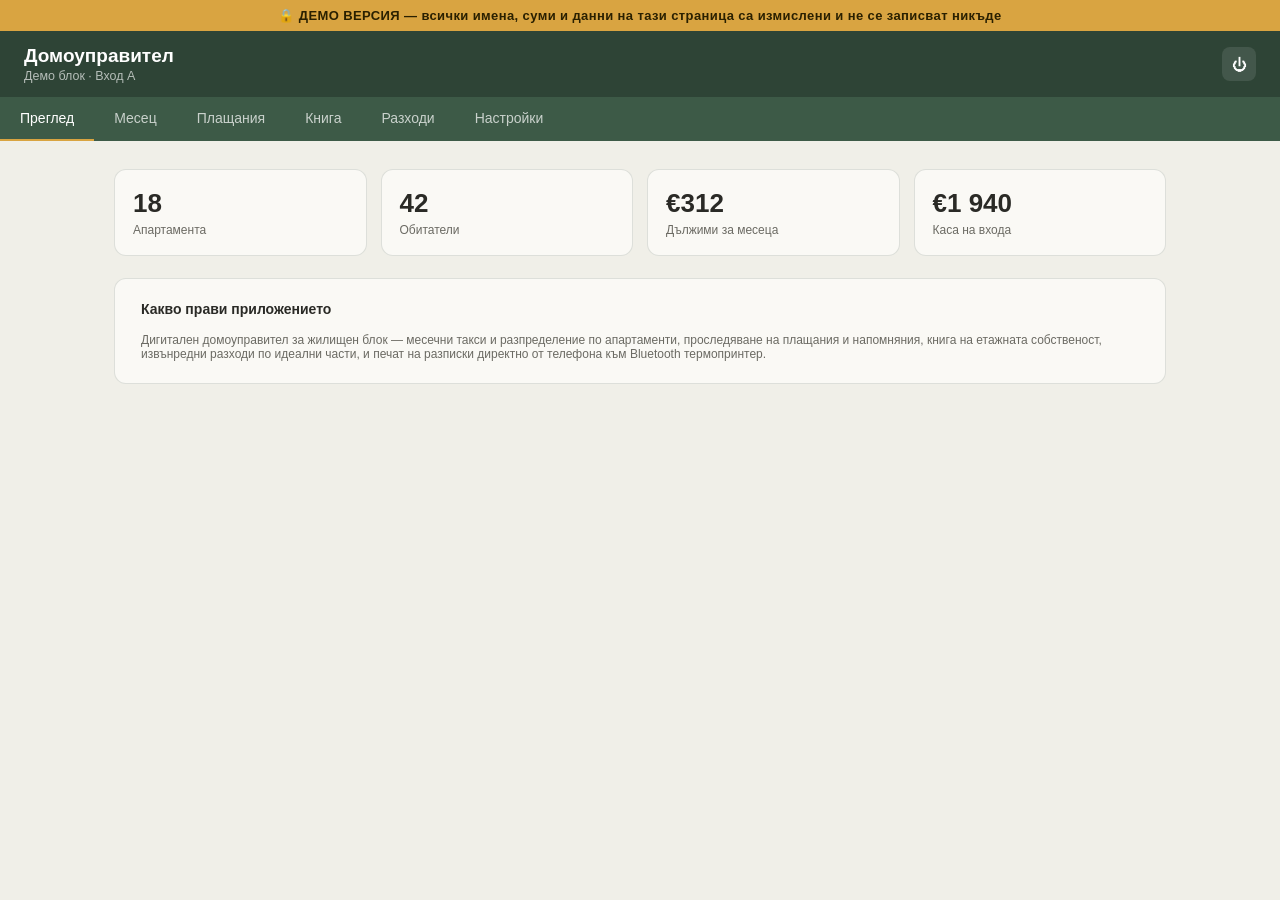
<file: demo/domoupravitel/index.html>
<!DOCTYPE html>
<html lang="bg">
<head>
<meta charset="UTF-8" />
<meta name="viewport" content="width=device-width, initial-scale=1.0" />
<meta name="robots" content="noindex, nofollow" />
<title>Демо · Домоуправител PWA</title>
<style>
  :root {
    --green-dark: #2e4436;
    --green: #3d5a47;
    --green-btn: #4a7c59;
    --green-btn-hover: #3e6849;
    --cream: #f0efe8;
    --card: #faf9f5;
    --border: rgba(46,68,54,0.14);
    --text: #2a2a26;
    --text-muted: #6b6a63;
    --red: #b3392b;
    --accent-badge: #d9a441;
  }
  * { box-sizing: border-box; margin: 0; padding: 0; }
  body {
    font-family: -apple-system, BlinkMacSystemFont, 'Segoe UI', Inter, Roboto, sans-serif;
    background: var(--cream);
    color: var(--text);
    min-height: 100vh;
  }

  /* Demo banner */
  .demo-banner {
    background: var(--accent-badge);
    color: #2a2000;
    text-align: center;
    font-size: 13px;
    font-weight: 600;
    letter-spacing: 0.03em;
    padding: 8px 12px;
  }

  header.app-header {
    background: var(--green-dark);
    color: #fff;
    padding: 14px 24px;
    display: flex;
    align-items: center;
    justify-content: space-between;
  }
  header.app-header h1 { font-size: 19px; font-weight: 700; }
  header.app-header .subtitle { font-size: 12.5px; opacity: 0.65; margin-top: 2px; }
  .logout-btn {
    width: 34px; height: 34px; border-radius: 8px;
    background: rgba(255,255,255,0.1); border: none; color: #fff;
    display: flex; align-items: center; justify-content: center; cursor: pointer;
    font-size: 15px;
  }

  nav.tabs {
    background: var(--green);
    display: flex;
    overflow-x: auto;
  }
  nav.tabs button {
    background: none; border: none; color: rgba(255,255,255,0.72);
    font-size: 14px; font-weight: 500; padding: 13px 20px; cursor: pointer;
    white-space: nowrap; border-bottom: 2px solid transparent;
    transition: color 0.15s, border-color 0.15s;
  }
  nav.tabs button.active { color: #fff; border-bottom-color: var(--accent-badge); }
  nav.tabs button:hover { color: #fff; }

  main { max-width: 1100px; margin: 0 auto; padding: 28px 24px 60px; }

  .panel { display: none; }
  .panel.active { display: block; }

  .month-nav {
    display: flex; align-items: center; justify-content: center; gap: 14px;
    margin-bottom: 22px;
  }
  .month-nav button {
    width: 32px; height: 32px; border-radius: 8px; border: none;
    background: var(--green-dark); color: #fff; cursor: pointer; font-size: 15px;
  }
  .month-nav h2 { font-size: 19px; }

  .card {
    background: var(--card); border: 0.5px solid var(--border);
    border-radius: 12px; padding: 22px 26px; margin-bottom: 20px;
  }
  .card h3 { font-size: 14px; margin-bottom: 16px; }

  .field-grid { display: grid; grid-template-columns: repeat(4, 1fr); gap: 16px; }
  .field-grid.thirds { grid-template-columns: repeat(3, 1fr); }
  .field { display: flex; flex-direction: column; gap: 6px; }
  .field label { font-size: 10.5px; font-weight: 600; letter-spacing: 0.04em; color: var(--text-muted); text-transform: uppercase; }
  .field input, .field select {
    background: #fff; border: 0.5px solid var(--border); border-radius: 8px;
    padding: 10px 12px; font-size: 14px; color: var(--text); width: 100%;
  }
  .field input:disabled { color: var(--text-muted); cursor: not-allowed; }
  .hint { font-size: 12px; color: var(--text-muted); margin: 10px 0 16px; }

  .btn-primary {
    background: var(--green-btn); color: #fff; border: none; border-radius: 9px;
    padding: 13px 20px; font-size: 14.5px; font-weight: 600; cursor: pointer;
    width: 100%; transition: background 0.15s;
  }
  .btn-primary:hover { background: var(--green-btn-hover); }

  .residents-grid { display: grid; grid-template-columns: repeat(3, 1fr); gap: 12px; margin-top: 14px; }
  .resident-box {
    background: #fff; border: 0.5px solid var(--border); border-radius: 8px;
    padding: 10px 14px; display: flex; align-items: center; justify-content: space-between;
    font-size: 13.5px; font-weight: 500;
  }
  .resident-box input { width: 44px; text-align: center; border: 0.5px solid var(--border); border-radius: 6px; padding: 4px; }

  .pay-grid { display: grid; grid-template-columns: 1fr 1fr; gap: 16px; }
  .pay-card {
    background: var(--card); border-left: 4px solid var(--red);
    border-radius: 10px; padding: 16px 18px; border-top: 0.5px solid var(--border);
    border-right: 0.5px solid var(--border); border-bottom: 0.5px solid var(--border);
  }
  .pay-card.paid { border-left-color: #4a7c59; }
  .pay-card-top { display: flex; justify-content: space-between; align-items: flex-start; margin-bottom: 10px; }
  .pay-card .ap-no { font-size: 11px; color: var(--text-muted); font-weight: 600; letter-spacing: 0.04em; }
  .pay-card .name { font-size: 14.5px; font-weight: 600; margin-top: 2px; }
  .pay-card .amount { text-align: right; }
  .pay-card .amount .lbl { font-size: 10.5px; color: var(--text-muted); text-transform: uppercase; letter-spacing: 0.03em; }
  .pay-card .amount .val { font-size: 17px; font-weight: 700; color: var(--red); }
  .pay-card.paid .amount .val { color: #2f6b3f; }
  .pay-breakdown { font-size: 12px; color: var(--text-muted); margin-bottom: 12px; }
  .pay-actions { display: flex; gap: 8px; }
  .pay-actions button {
    flex: 1; border: none; border-radius: 7px; padding: 9px; font-size: 12.5px; font-weight: 500; cursor: pointer;
  }
  .btn-pay { background: rgba(46,68,54,0.08); color: var(--text); }
  .btn-remind { background: #f2d9a4; color: #5a4413; }

  .floor-group { margin-bottom: 22px; }
  .floor-group h4 { font-size: 12.5px; text-transform: uppercase; letter-spacing: 0.05em; color: var(--text-muted); margin-bottom: 10px; padding-bottom: 6px; border-bottom: 0.5px solid var(--border); }
  .apt-grid { display: grid; grid-template-columns: repeat(4, 1fr); gap: 10px; }
  .apt-box {
    background: #ece9f5; border-radius: 8px; padding: 14px; text-align: center; cursor: pointer;
    transition: background 0.15s;
  }
  .apt-box:hover { background: #ddd8ee; }
  .apt-box .num { font-weight: 700; font-size: 14px; }
  .apt-box .open { font-size: 11.5px; color: var(--text-muted); margin-top: 4px; }

  .expense-row {
    display: flex; justify-content: space-between; align-items: center;
    padding: 12px 0; border-bottom: 0.5px solid var(--border);
  }
  .expense-row:last-child { border-bottom: none; }
  .expense-row .desc { font-size: 14px; font-weight: 500; }
  .expense-row .meta { font-size: 12px; color: var(--text-muted); margin-top: 2px; }
  .expense-row .amt { font-size: 15px; font-weight: 700; }

  .overview-grid { display: grid; grid-template-columns: repeat(4, 1fr); gap: 14px; margin-bottom: 22px; }
  .stat-card { background: var(--card); border: 0.5px solid var(--border); border-radius: 12px; padding: 18px; }
  .stat-card .num { font-size: 26px; font-weight: 700; }
  .stat-card .lbl { font-size: 12px; color: var(--text-muted); margin-top: 4px; }

  .toast {
    position: fixed; bottom: 24px; left: 50%; transform: translateX(-50%) translateY(20px);
    background: var(--green-dark); color: #fff; padding: 12px 22px; border-radius: 10px;
    font-size: 13.5px; opacity: 0; pointer-events: none; transition: opacity 0.25s, transform 0.25s;
    z-index: 50;
  }
  .toast.show { opacity: 1; transform: translateX(-50%) translateY(0); }

  .btn-print { background: rgba(46,68,54,0.08); color: var(--text); flex: 0 0 auto; width: 40px; }

  .modal-overlay {
    position: fixed; inset: 0; background: rgba(20,24,20,0.55);
    display: none; align-items: center; justify-content: center; z-index: 60; padding: 20px;
  }
  .modal-overlay.show { display: flex; }
  .receipt-modal {
    background: #fff; border-radius: 12px; padding: 24px; max-width: 320px; width: 100%;
    box-shadow: 0 20px 60px rgba(0,0,0,0.3);
  }
  .receipt-modal .modal-title { font-size: 13px; color: var(--text-muted); text-align: center; margin-bottom: 14px; }
  .receipt-paper {
    background: #fdfdfa; font-family: 'Courier New', monospace; font-size: 12.5px; line-height: 1.6;
    padding: 16px 14px; border: 1px dashed #cfcbb8; color: #1a1a1a;
  }
  .receipt-paper .r-center { text-align: center; }
  .receipt-paper .r-bold { font-weight: 700; }
  .receipt-paper .r-line { border-top: 1px dashed #999; margin: 8px 0; }
  .receipt-paper .r-row { display: flex; justify-content: space-between; }
  .receipt-close {
    margin-top: 16px; width: 100%; background: var(--green-dark); color: #fff; border: none;
    border-radius: 8px; padding: 11px; font-size: 13.5px; font-weight: 600; cursor: pointer;
  }
  .receipt-note { font-size: 10.5px; color: var(--text-muted); text-align: center; margin-top: 10px; }

  @media (max-width: 720px) {
    .field-grid, .field-grid.thirds, .pay-grid, .apt-grid, .residents-grid, .overview-grid { grid-template-columns: repeat(2, 1fr); }
    main { padding: 20px 14px 48px; }
  }
</style>
</head>
<body>

  <div class="demo-banner">🔒 ДЕМО ВЕРСИЯ — всички имена, суми и данни на тази страница са измислени и не се записват никъде</div>

  <header class="app-header">
    <div>
      <h1>Домоуправител</h1>
      <div class="subtitle">Демо блок · Вход А</div>
    </div>
    <button class="logout-btn" title="Изход">⏻</button>
  </header>

  <nav class="tabs">
    <button class="active" data-tab="overview">Преглед</button>
    <button data-tab="month">Месец</button>
    <button data-tab="payments">Плащания</button>
    <button data-tab="book">Книга</button>
    <button data-tab="expenses">Разходи</button>
    <button data-tab="settings">Настройки</button>
  </nav>

  <main>

    <!-- ПРЕГЛЕД -->
    <section class="panel active" id="tab-overview">
      <div class="overview-grid">
        <div class="stat-card"><div class="num">18</div><div class="lbl">Апартамента</div></div>
        <div class="stat-card"><div class="num">42</div><div class="lbl">Обитатели</div></div>
        <div class="stat-card"><div class="num">€312</div><div class="lbl">Дължими за месеца</div></div>
        <div class="stat-card"><div class="num">€1 940</div><div class="lbl">Каса на входа</div></div>
      </div>
      <div class="card">
        <h3>Какво прави приложението</h3>
        <p class="hint" style="margin:0;">
          Дигитален домоуправител за жилищен блок — месечни такси и разпределение по апартаменти, проследяване на плащания и напомняния, книга на етажната собственост, извънредни разходи по идеални части, и печат на разписки директно от телефона към Bluetooth термопринтер.
        </p>
      </div>
    </section>

    <!-- МЕСЕЦ -->
    <section class="panel" id="tab-month">
      <div class="month-nav">
        <button onclick="toast('Демо — навигацията между месеци е изключена')">‹</button>
        <h2>Септември 2026</h2>
        <button onclick="toast('Демо — навигацията между месеци е изключена')">›</button>
      </div>

      <div class="card">
        <h3>Сметки за месеца</h3>
        <div class="field-grid">
          <div class="field"><label>Ток общи части (€)</label><input type="text" value="86.40"></div>
          <div class="field"><label>Ток асансьор (€)</label><input type="text" value="41.20"></div>
          <div class="field"><label>Почистване — фактура (€)</label><input type="text" value="120.00"></div>
          <div class="field"><label>Други разходи (€)</label><input type="text" value="0.00"></div>
        </div>
        <div class="hint">Бележка за други разходи: напр. лампи, почистване покрив…</div>

        <h3>Такси на апартамент (от тарифа)</h3>
        <div class="field-grid thirds">
          <div class="field"><label>Управление (€/ап)</label><input type="text" value="2.20"></div>
          <div class="field"><label>ФРО (€/ап)</label><input type="text" value="1.05"></div>
          <div class="field"><label>Поддръжка асансьор (€/ап)</label><input type="text" value="2.30"></div>
        </div>
        <div style="height:14px"></div>

        <h3>Обитатели</h3>
        <div class="residents-grid">
          <div class="resident-box">Ап. 1 <input type="text" value="2"></div>
          <div class="resident-box">Ап. 2 <input type="text" value="3"></div>
          <div class="resident-box">Ап. 3 <input type="text" value="1"></div>
          <div class="resident-box">Ап. 4 <input type="text" value="4"></div>
          <div class="resident-box">Ап. 5 <input type="text" value="2"></div>
          <div class="resident-box">Ап. 6 <input type="text" value="2"></div>
        </div>

        <div style="height:20px"></div>
        <button class="btn-primary" onclick="toast('Демо — промените не се записват никъде')">Запази сметките</button>
      </div>
    </section>

    <!-- ПЛАЩАНИЯ -->
    <section class="panel" id="tab-payments">
      <div class="month-nav">
        <button onclick="toast('Демо — навигацията между месеци е изключена')">‹</button>
        <h2>Май 2026</h2>
        <button onclick="toast('Демо — навигацията между месеци е изключена')">›</button>
      </div>
      <div class="pay-grid" id="pay-grid"></div>
    </section>

    <!-- КНИГА -->
    <section class="panel" id="tab-book">
      <div class="card" style="padding-bottom:6px;">
        <h3 style="margin-bottom:2px;">Книга на етажната собственост</h3>
        <div id="book-floors"></div>
      </div>
    </section>

    <!-- РАЗХОДИ -->
    <section class="panel" id="tab-expenses">
      <div class="card">
        <h3>Извънредни разходи</h3>
        <div class="expense-row">
          <div><div class="desc">Ремонт покрив — участък над стълбище</div><div class="meta">Разпределено по идеални части · 15.03.2026</div></div>
          <div class="amt">€1 240.00</div>
        </div>
        <div class="expense-row">
          <div><div class="desc">Смяна на входна врата</div><div class="meta">Разпределено по идеални части · 02.02.2026</div></div>
          <div class="amt">€680.00</div>
        </div>
        <div class="expense-row">
          <div><div class="desc">Основен ремонт асансьор</div><div class="meta">Разпределено по идеални части · 11.11.2025</div></div>
          <div class="amt">€2 150.00</div>
        </div>
      </div>
    </section>

    <!-- НАСТРОЙКИ -->
    <section class="panel" id="tab-settings">
      <div class="card">
        <h3>Тарифи (по подразбиране за нов месец)</h3>
        <div class="field-grid thirds">
          <div class="field"><label>Управление (€/ап)</label><input type="text" value="2.20"></div>
          <div class="field"><label>ФРО (€/ап)</label><input type="text" value="1.05"></div>
          <div class="field"><label>Поддръжка асансьор (€/ап)</label><input type="text" value="2.30"></div>
        </div>
        <div style="height:20px"></div>
        <button class="btn-primary" onclick="toast('Демо — промените не се записват никъде')">Запази тарифите</button>
      </div>
    </section>

  </main>

  <div class="modal-overlay" id="receipt-overlay">
    <div class="receipt-modal">
      <div class="modal-title">🖨️ Преглед — печат към Bluetooth термопринтер</div>
      <div class="receipt-paper" id="receipt-paper"></div>
      <button class="receipt-close" onclick="closeReceipt()">Затвори</button>
      <div class="receipt-note">Демо изглед · без реално свързано устройство</div>
    </div>
  </div>

  <div class="toast" id="toast"></div>

<script>
  // ── Tab switching ──
  document.querySelectorAll('nav.tabs button').forEach(btn => {
    btn.addEventListener('click', () => {
      document.querySelectorAll('nav.tabs button').forEach(b => b.classList.remove('active'));
      document.querySelectorAll('.panel').forEach(p => p.classList.remove('active'));
      btn.classList.add('active');
      document.getElementById('tab-' + btn.dataset.tab).classList.add('active');
    });
  });

  function toast(msg) {
    const t = document.getElementById('toast');
    t.textContent = msg;
    t.classList.add('show');
    clearTimeout(window._toastTimer);
    window._toastTimer = setTimeout(() => t.classList.remove('show'), 2400);
  }

  // ── Thermal printer receipt preview (demo only, no real device connection) ──
  function printReceipt(apNo, name, total, oldDebt, current, paidAmt) {
    const now = new Date();
    const dateStr = now.toLocaleDateString('bg-BG') + '  ' + now.toLocaleTimeString('bg-BG', {hour:'2-digit', minute:'2-digit'});
    const paper = document.getElementById('receipt-paper');
    paper.innerHTML = `
      <div class="r-center r-bold">ДЕМО БЛОК · ВХОД А</div>
      <div class="r-center">Бележка за такси</div>
      <div class="r-line"></div>
      <div class="r-row"><span>Апартамент:</span><span class="r-bold">№ ${apNo}</span></div>
      <div class="r-row"><span>Дата:</span><span>${dateStr}</span></div>
      <div class="r-line"></div>
      <div class="r-row"><span>Стари задължения:</span><span>€${oldDebt}</span></div>
      <div class="r-row"><span>За месеца:</span><span>€${current}</span></div>
      <div class="r-row"><span>Платено:</span><span>€${paidAmt}</span></div>
      <div class="r-line"></div>
      <div class="r-row r-bold"><span>ОБЩО ДЪЛЖИМО:</span><span>€${total}</span></div>
      <div class="r-line"></div>
      <div class="r-center" style="font-size:10.5px;">Настоящата бележка не е фискален<br>касов бон и няма данъчна стойност.</div>
    `;
    document.getElementById('receipt-overlay').classList.add('show');
  }
  function closeReceipt() {
    document.getElementById('receipt-overlay').classList.remove('show');
  }

  // ── Fabricated demo data (no real residents) ──
  const demoNames = [
    "Иван Георгиев Петров", "Мария Николова Тодорова", "Стефан Димитров Ангелов",
    "Елена Христова Симеонова", "Николай Красимиров Стоянов", "Гергана Пламенова Илиева",
    "Тодор Василев Колев", "Радостина Емилова Панова", "Кирил Асенов Марков",
    "Цветелина Огнянова Русева", "Пламен Тодоров Начев", "Виктория Стефанова Костова",
    "Ангел Мирославов Дечев", "Йорданка Красенова Бонева", "Христо Румен Заимов",
    "Симона Ивайлова Тенева", "Георги Пенчев Митев", "Даниела Кирилова Стамова"
  ];

  const payGrid = document.getElementById('pay-grid');
  demoNames.slice(0, 6).forEach((name, i) => {
    const owed = (Math.random() * 35 + 2).toFixed(2);
    const old = (Math.random() * 20 - 5).toFixed(2);
    const cur = (owed - old).toFixed(2);
    const paid = i === 2; // one fully paid example
    const card = document.createElement('div');
    card.className = 'pay-card' + (paid ? ' paid' : '');
    card.innerHTML = `
      <div class="pay-card-top">
        <div><div class="ap-no">АП. ${i + 1}</div><div class="name">${name}</div></div>
        <div class="amount"><div class="lbl">${paid ? 'Платено изцяло' : 'Общо дължимо'}</div><div class="val">€${paid ? '0.00' : owed}</div></div>
      </div>
      <div class="pay-breakdown">Стари задължения: €${old} &nbsp;·&nbsp; За месеца: €${cur} &nbsp;·&nbsp; Платено: €${paid ? owed : '0.00'}</div>
      <div class="pay-actions">
        <button class="btn-pay" onclick="toast('Демо — плащането не се записва')">💳 Плащане</button>
        <button class="btn-remind" onclick="toast('Демо — напомнянето не се изпраща')">🔔 Напомняне</button>
        <button class="btn-print" title="Печат на бележка" onclick="printReceipt(${i + 1}, '${name}', '${paid ? '0.00' : owed}', '${old}', '${cur}', '${paid ? owed : '0.00'}')">🖨️</button>
      </div>`;
    payGrid.appendChild(card);
  });

  const bookFloors = document.getElementById('book-floors');
  for (let floor = 1; floor <= 5; floor++) {
    const group = document.createElement('div');
    group.className = 'floor-group';
    const apts = [1, 2, 3, 4].map(n => (floor - 1) * 4 + n);
    group.innerHTML = `<h4>Етаж ${floor}</h4><div class="apt-grid">${
      apts.map(n => `<div class="apt-box" onclick="toast('Демо — книгата на апартамента е примерна')"><div class="num">№ ${n}</div><div class="open">☐ Отвори книгата</div></div>`).join('')
    }</div>`;
    bookFloors.appendChild(group);
  }
</script>

</body>
</html>
</file>
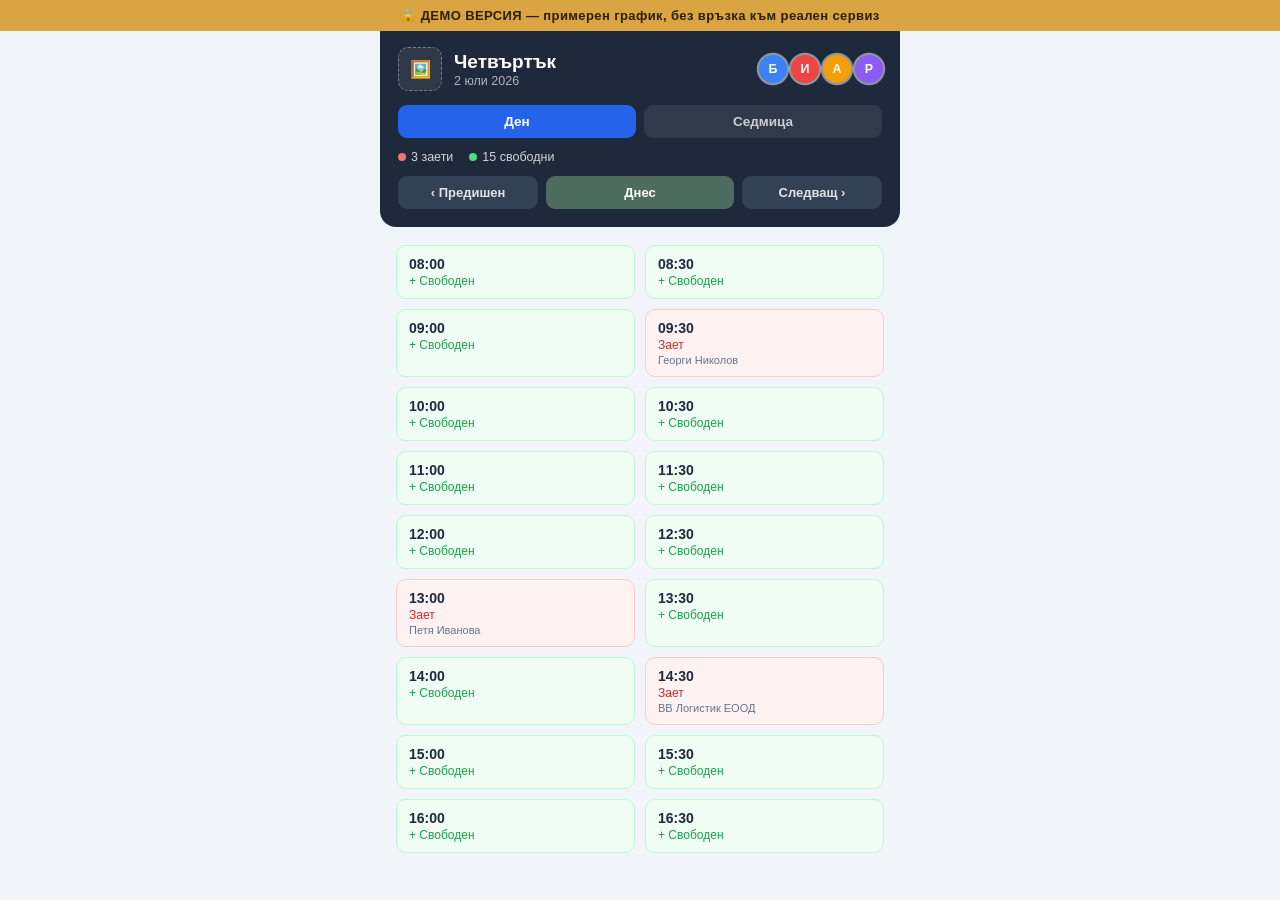
<file: demo/servis-scheduler/index.html>
<!DOCTYPE html>
<html lang="bg">
<head>
<meta charset="UTF-8" />
<meta name="viewport" content="width=device-width, initial-scale=1.0" />
<meta name="robots" content="noindex, nofollow" />
<title>Демо · График 3D Стенд</title>
<style>
  :root {
    --header: #1e293b;
    --header2: #334155;
    --blue: #2563eb;
    --blue-dark: #1d4ed8;
    --green: #16a34a;
    --green-bg: #f0fdf4;
    --green-border: #bbf7d0;
    --red: #dc2626;
    --red-bg: #fef2f2;
    --red-border: #fecaca;
    --page-bg: #f1f5f9;
    --text: #1e293b;
    --text-muted: #64748b;
    --border: #e2e8f0;
    --accent: #d9a441;
  }
  * { box-sizing: border-box; margin: 0; padding: 0; }
  body {
    font-family: -apple-system, BlinkMacSystemFont, 'Segoe UI', Inter, Roboto, sans-serif;
    background: var(--page-bg);
    color: var(--text);
    min-height: 100vh;
  }

  .demo-banner {
    background: var(--accent);
    color: #2a2000;
    text-align: center;
    font-size: 13px;
    font-weight: 600;
    letter-spacing: 0.03em;
    padding: 8px 12px;
  }

  main { max-width: 520px; margin: 0 auto; padding-bottom: 40px; }

  .card-header {
    background: var(--header);
    color: #fff;
    border-radius: 0 0 16px 16px;
    padding: 16px 18px 18px;
  }

  .header-top { display: flex; align-items: center; gap: 12px; margin-bottom: 14px; }

  .logo-placeholder {
    width: 44px; height: 44px; border-radius: 10px;
    background: rgba(255,255,255,0.08); border: 1.5px dashed rgba(255,255,255,0.35);
    display: flex; align-items: center; justify-content: center;
    font-size: 17px; flex-shrink: 0;
  }

  .header-titles { flex: 1; min-width: 0; }
  .header-titles .day-name { font-size: 19px; font-weight: 700; }
  .header-titles .day-date { font-size: 12.5px; opacity: 0.65; margin-top: 1px; }

  .filter-badges { display: flex; gap: 6px; }
  .filter-badge {
    width: 26px; height: 26px; border-radius: 50%; border: none; color: #fff;
    font-size: 11.5px; font-weight: 700; cursor: pointer; opacity: 0.55;
    transition: opacity 0.15s, transform 0.15s;
  }
  .filter-badge.active { opacity: 1; transform: scale(1.08); box-shadow: 0 0 0 2px rgba(255,255,255,0.5); }

  .view-toggle { display: flex; gap: 8px; margin-bottom: 12px; }
  .view-toggle button {
    flex: 1; padding: 9px; border-radius: 9px; border: none; font-size: 13.5px; font-weight: 600;
    background: rgba(255,255,255,0.08); color: rgba(255,255,255,0.75); cursor: pointer;
    transition: background 0.15s, color 0.15s;
  }
  .view-toggle button.active { background: var(--blue); color: #fff; }

  .legend { display: flex; align-items: center; gap: 16px; font-size: 12.5px; color: rgba(255,255,255,0.8); margin-bottom: 12px; }
  .legend span { display: flex; align-items: center; gap: 5px; }
  .legend .dot { width: 8px; height: 8px; border-radius: 50%; }
  .dot.red { background: #f87171; }
  .dot.green { background: #4ade80; }

  .day-nav { display: flex; gap: 8px; }
  .day-nav button {
    border: none; border-radius: 9px; font-size: 13px; font-weight: 600; cursor: pointer;
    padding: 9px 10px; background: var(--header2); color: rgba(255,255,255,0.85);
    transition: background 0.15s;
  }
  .day-nav button:hover { background: #475569; }
  .day-nav button.today-active { background: #4d6c5f; color: #fff; flex: 1.4; }
  .day-nav button.side { flex: 1; }

  .slots-wrap { padding: 18px 16px 0; }
  .slots-grid { display: grid; grid-template-columns: 1fr 1fr; gap: 10px; }

  .slot {
    border-radius: 10px; padding: 10px 12px; cursor: pointer; border: 1px solid;
    transition: transform 0.12s, box-shadow 0.12s;
  }
  .slot:hover { transform: translateY(-1px); box-shadow: 0 4px 12px rgba(0,0,0,0.06); }
  .slot.free { background: var(--green-bg); border-color: var(--green-border); }
  .slot.taken { background: var(--red-bg); border-color: var(--red-border); cursor: default; }
  .slot.taken:hover { transform: none; box-shadow: none; }
  .slot .time { font-size: 14px; font-weight: 700; }
  .slot.free .time { color: var(--text); }
  .slot.taken .time { color: var(--text); }
  .slot .status { font-size: 12px; margin-top: 2px; font-weight: 500; }
  .slot.free .status { color: var(--green); }
  .slot.taken .status { color: var(--red); }
  .slot .taken-name { font-size: 11px; color: var(--text-muted); margin-top: 2px; white-space: nowrap; overflow: hidden; text-overflow: ellipsis; }

  .modal-overlay {
    position: fixed; inset: 0; background: rgba(15,23,42,0.55);
    display: none; align-items: center; justify-content: center; z-index: 60; padding: 20px;
  }
  .modal-overlay.show { display: flex; }
  .modal {
    background: #fff; border-radius: 14px; padding: 22px; max-width: 340px; width: 100%;
    box-shadow: 0 20px 60px rgba(0,0,0,0.3);
  }
  .modal h3 { font-size: 16px; margin-bottom: 4px; }
  .modal .modal-sub { font-size: 12.5px; color: var(--text-muted); margin-bottom: 16px; }
  .modal .field { margin-bottom: 12px; }
  .modal .field label { font-size: 11.5px; font-weight: 600; color: var(--text-muted); display: block; margin-bottom: 4px; text-transform: uppercase; letter-spacing: 0.03em; }
  .modal .field input {
    width: 100%; border: 1px solid var(--border); border-radius: 8px; padding: 10px 11px; font-size: 14px;
  }
  .modal-actions { display: flex; gap: 8px; margin-top: 16px; }
  .modal-actions button { flex: 1; border: none; border-radius: 8px; padding: 11px; font-size: 13.5px; font-weight: 600; cursor: pointer; }
  .btn-confirm { background: var(--blue); color: #fff; }
  .btn-confirm:hover { background: var(--blue-dark); }
  .btn-cancel { background: #f1f5f9; color: var(--text); }
  .modal-note { font-size: 10.5px; color: var(--text-muted); text-align: center; margin-top: 12px; }

  .toast {
    position: fixed; bottom: 24px; left: 50%; transform: translateX(-50%) translateY(20px);
    background: var(--header); color: #fff; padding: 12px 22px; border-radius: 10px;
    font-size: 13.5px; opacity: 0; pointer-events: none; transition: opacity 0.25s, transform 0.25s;
    z-index: 50;
  }
  .toast.show { opacity: 1; transform: translateX(-50%) translateY(0); }
</style>
</head>
<body>

  <div class="demo-banner">🔒 ДЕМО ВЕРСИЯ — примерен график, без връзка към реален сервиз</div>

  <main>
    <div class="card-header">
      <div class="header-top">
        <div class="logo-placeholder">🖼️</div>
        <div class="header-titles">
          <div class="day-name" id="day-name">Четвъртък</div>
          <div class="day-date" id="day-date">2 юли 2026</div>
        </div>
        <div class="filter-badges">
          <button class="filter-badge active" style="background:#3b82f6;" title="Балансиране">Б</button>
          <button class="filter-badge active" style="background:#ef4444;" title="Изправяне">И</button>
          <button class="filter-badge active" style="background:#f59e0b;" title="Ъгли (3D)">А</button>
          <button class="filter-badge active" style="background:#8b5cf6;" title="Ремонт">Р</button>
        </div>
      </div>

      <div class="view-toggle">
        <button class="active" id="view-day">Ден</button>
        <button id="view-week" onclick="toast('Демо — седмичен изглед не е наличен в примера')">Седмица</button>
      </div>

      <div class="legend">
        <span><span class="dot red"></span><span id="taken-count">0 заети</span></span>
        <span><span class="dot green"></span><span id="free-count">18 свободни</span></span>
      </div>

      <div class="day-nav">
        <button class="side" onclick="changeDay(-1)">‹ Предишен</button>
        <button class="today-active" onclick="goToday()">Днес</button>
        <button class="side" onclick="changeDay(1)">Следващ ›</button>
      </div>
    </div>

    <div class="slots-wrap">
      <div class="slots-grid" id="slots-grid"></div>
    </div>
  </main>

  <div class="modal-overlay" id="modal-overlay">
    <div class="modal">
      <h3>Резервация на час</h3>
      <div class="modal-sub" id="modal-time">08:00 · 3D Стенд</div>
      <div class="field"><label>Име на клиент</label><input type="text" id="f-name" placeholder="Иван Петров"></div>
      <div class="field"><label>Телефон</label><input type="text" id="f-phone" placeholder="+359 88 888 8888"></div>
      <div class="field"><label>Марка / модел на автомобил</label><input type="text" id="f-car" placeholder="напр. VW Golf"></div>
      <div class="modal-actions">
        <button class="btn-cancel" onclick="closeModal()">Отказ</button>
        <button class="btn-confirm" onclick="confirmBooking()">Запази часа</button>
      </div>
      <div class="modal-note">Демо — резервацията не се записва никъде</div>
    </div>
  </div>

  <div class="toast" id="toast"></div>

<script>
  var days = [
    { name: 'Сряда',     date: '1 юли 2026' },
    { name: 'Четвъртък', date: '2 юли 2026' },
    { name: 'Петък',     date: '3 юли 2026' },
    { name: 'Събота',    date: '4 юли 2026' }
  ];
  var currentDayIdx = 1;

  var times = [];
  for (var h = 8; h <= 16; h++) {
    times.push(h.toString().padStart(2,'0') + ':00');
    times.push(h.toString().padStart(2,'0') + ':30');
  }

  var demoTaken = { '2 юли 2026': { '09:30': 'Георги Николов', '13:00': 'Петя Иванова', '14:30': 'ВВ Логистик ЕООД' } };

  var slotState = {};

  function loadDay(idx) {
    currentDayIdx = idx;
    var day = days[idx];
    document.getElementById('day-name').textContent = day.name;
    document.getElementById('day-date').textContent = day.date;

    slotState = {};
    var taken = demoTaken[day.date] || {};
    times.forEach(function (t) {
      slotState[t] = taken[t] ? { taken: true, name: taken[t] } : { taken: false };
    });
    renderSlots();
  }

  function renderSlots() {
    var grid = document.getElementById('slots-grid');
    grid.innerHTML = '';
    var takenCount = 0;
    times.forEach(function (t) {
      var s = slotState[t];
      if (s.taken) takenCount++;
      var el = document.createElement('div');
      el.className = 'slot ' + (s.taken ? 'taken' : 'free');
      el.innerHTML = '<div class="time">' + t + '</div>' +
        (s.taken
          ? '<div class="status">Зает</div><div class="taken-name">' + s.name + '</div>'
          : '<div class="status">+ Свободен</div>');
      if (!s.taken) {
        el.addEventListener('click', function () { openModal(t); });
      }
      grid.appendChild(el);
    });
    document.getElementById('taken-count').textContent = takenCount + ' заети';
    document.getElementById('free-count').textContent = (times.length - takenCount) + ' свободни';
  }

  function changeDay(dir) {
    var next = currentDayIdx + dir;
    if (next < 0 || next >= days.length) {
      toast('Демо — ограничено до примерни дни');
      return;
    }
    loadDay(next);
  }
  function goToday() { loadDay(1); }

  var activeSlotTime = null;
  function openModal(time) {
    activeSlotTime = time;
    document.getElementById('modal-time').textContent = time + ' · 3D Стенд';
    document.getElementById('f-name').value = '';
    document.getElementById('f-phone').value = '';
    document.getElementById('f-car').value = '';
    document.getElementById('modal-overlay').classList.add('show');
  }
  function closeModal() {
    document.getElementById('modal-overlay').classList.remove('show');
  }
  function confirmBooking() {
    var name = document.getElementById('f-name').value.trim();
    if (!name) { toast('Моля, въведете име'); return; }
    slotState[activeSlotTime] = { taken: true, name: name };
    renderSlots();
    closeModal();
    toast('Демо — часът е "запазен" само визуално');
  }

  function toast(msg) {
    var t = document.getElementById('toast');
    t.textContent = msg;
    t.classList.add('show');
    clearTimeout(window._toastTimer);
    window._toastTimer = setTimeout(function () { t.classList.remove('show'); }, 2600);
  }

  document.getElementById('view-day').addEventListener('click', function () {
    this.classList.add('active');
    document.getElementById('view-week').classList.remove('active');
  });

  loadDay(1);
</script>

</body>
</html>
</file>
